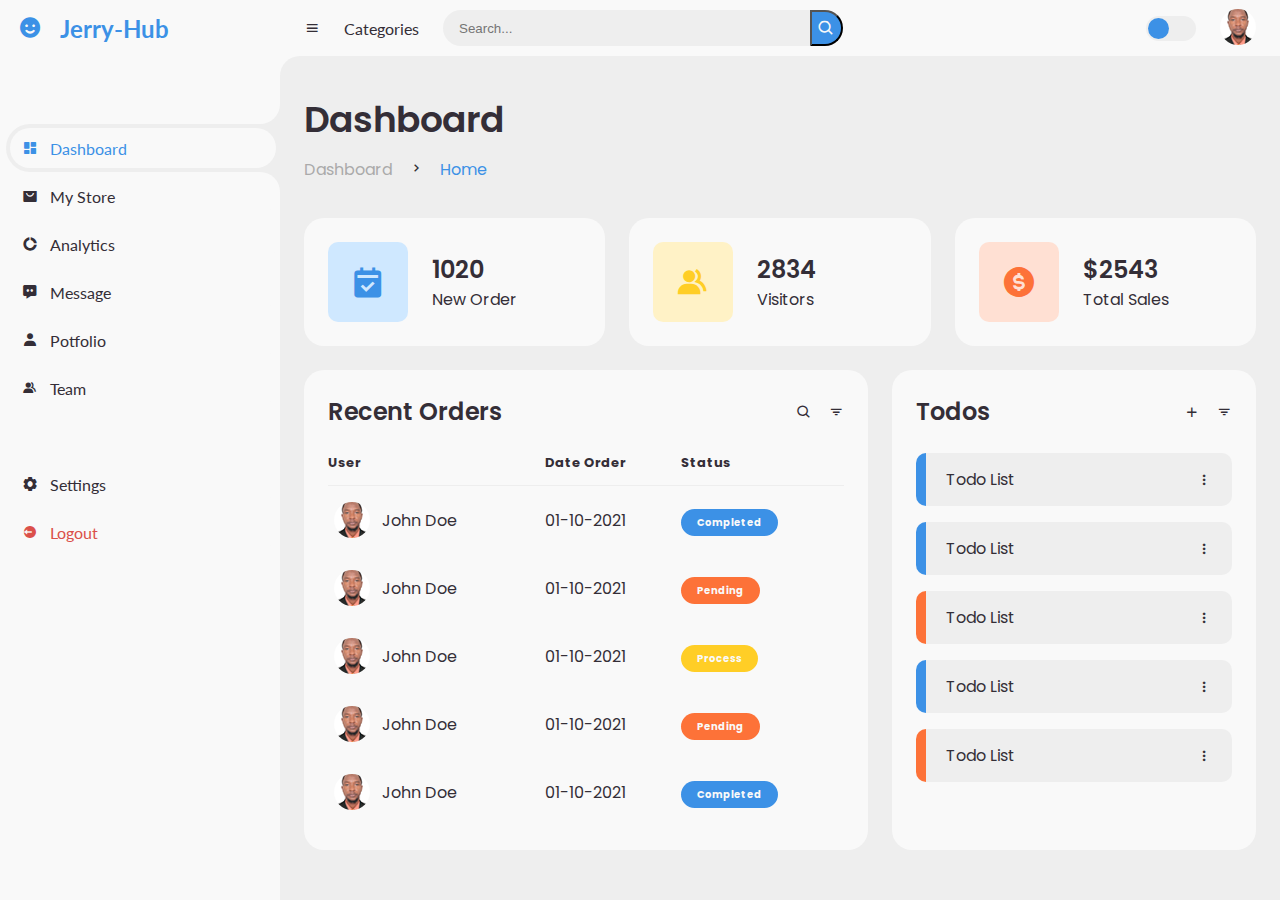
<file: index.html>
<!DOCTYPE html>
<html lang="en">
<head>
	<meta charset="UTF-8">
	<meta name="viewport" content="width=device-width, initial-scale=1.0">

	<!-- Boxicons -->
	<link href='https://unpkg.com/boxicons@2.0.9/css/boxicons.min.css' rel='stylesheet'>
	<!-- My CSS -->
	<link rel="stylesheet" href="css/style.css">

	<title>Jerry-Hub</title>
</head>
<body>


	<!-- SIDEBAR -->
	<section id="sidebar">
		<a href="index.html" class="brand">
			<i class='bx bxs-smile'></i>
			<span class="text">Jerry-Hub</span>
		</a>
		<ul class="side-menu top">
			<li class="active">
				<a href="index.html">
					<i class='bx bxs-dashboard' ></i>
					<span class="text">Dashboard</span>
				</a>
			</li>
			<li>
				<a href="store.html">
					<i class='bx bxs-shopping-bag-alt' ></i>
					<span class="text">My Store</span>
				</a>
			</li>
			<li>
				<a href="#">
					<i class='bx bxs-doughnut-chart' ></i>
					<span class="text">Analytics</span>
				</a>
			</li>
			<li>
				<a href="#">
					<i class='bx bxs-message-dots' ></i>
					<span class="text">Message</span>
				</a>
			</li>
			<li>
				<a href="minipotfo.html">
					<i class='bx bxs-user' ></i>
					<span class="text">Potfolio</span>
				</a>
			</li>
			<li>
				<a href="#">
					<i class='bx bxs-group' ></i>
					<span class="text">Team</span>
				</a>
			</li>
		</ul>
		<ul class="side-menu">
			<li>
				<a href="#">
					<i class='bx bxs-cog' ></i>
					<span class="text">Settings</span>
				</a>
			</li>
			<li>
				<a href="#" class="logout">
					<i class='bx bxs-log-out-circle' ></i>
					<span class="text">Logout</span>
				</a>
			</li>
		</ul>
	</section>
	<!-- SIDEBAR -->



	<!-- CONTENT -->
	<section id="content">
		<!-- NAVBAR -->
		<nav>
			<i class='bx bx-menu' ></i>
			<a href="#" class="nav-link">Categories</a>
			<form action="#">
				<div class="form-input">
					<input type="search" placeholder="Search...">
					<button type="submit" class="search-btn"><i class='bx bx-search' ></i></button>
				</div>
			</form>
			<input type="checkbox" id="switch-mode" hidden>
			<label for="switch-mode" class="switch-mode"></label>
			<a href="#" class="profile">
				<img src="img/people.png">
			</a>
		</nav>
		<!-- NAVBAR -->

		<!-- MAIN -->
		<main>
			<div class="head-title">
				<div class="left">
					<h1>Dashboard</h1>
					<ul class="breadcrumb">
						<li>
							<a href="index.html">Dashboard</a>
						</li>
						<li><i class='bx bx-chevron-right' ></i></li>
						<li>
							<a class="active" href="index.html">Home</a>
						</li>
					</ul>
				</div>
			</div>

			<ul class="box-info">
				<li>
					<i class='bx bxs-calendar-check' ></i>
					<span class="text">
						<h3>1020</h3>
						<p>New Order</p>
					</span>
				</li>
				<li>
					<i class='bx bxs-group' ></i>
					<span class="text">
						<h3>2834</h3>
						<p>Visitors</p>
					</span>
				</li>
				<li>
					<i class='bx bxs-dollar-circle' ></i>
					<span class="text">
						<h3>$2543</h3>
						<p>Total Sales</p>
					</span>
				</li>
			</ul>


			<div class="table-data">
				<div class="order">
					<div class="head">
						<h3>Recent Orders</h3>
						<i class='bx bx-search' ></i>
						<i class='bx bx-filter' ></i>
					</div>
					<table>
						<thead>
							<tr>
								<th>User</th>
								<th>Date Order</th>
								<th>Status</th>
							</tr>
						</thead>
						<tbody>
							<tr>
								<td>
									<img src="img/people.png">
									<p>John Doe</p>
								</td>
								<td>01-10-2021</td>
								<td><span class="status completed">Completed</span></td>
							</tr>
							<tr>
								<td>
									<img src="img/people.png">
									<p>John Doe</p>
								</td>
								<td>01-10-2021</td>
								<td><span class="status pending">Pending</span></td>
							</tr>
							<tr>
								<td>
									<img src="img/people.png">
									<p>John Doe</p>
								</td>
								<td>01-10-2021</td>
								<td><span class="status process">Process</span></td>
							</tr>
							<tr>
								<td>
									<img src="img/people.png">
									<p>John Doe</p>
								</td>
								<td>01-10-2021</td>
								<td><span class="status pending">Pending</span></td>
							</tr>
							<tr>
								<td>
									<img src="img/people.png">
									<p>John Doe</p>
								</td>
								<td>01-10-2021</td>
								<td><span class="status completed">Completed</span></td>
							</tr>
						</tbody>
					</table>
				</div>
				<div class="todo">
					<div class="head">
						<h3>Todos</h3>
						<i class='bx bx-plus' ></i>
						<i class='bx bx-filter' ></i>
					</div>
					<ul class="todo-list">
						<li class="completed">
							<p>Todo List</p>
							<i class='bx bx-dots-vertical-rounded' ></i>
						</li>
						<li class="completed">
							<p>Todo List</p>
							<i class='bx bx-dots-vertical-rounded' ></i>
						</li>
						<li class="not-completed">
							<p>Todo List</p>
							<i class='bx bx-dots-vertical-rounded' ></i>
						</li>
						<li class="completed">
							<p>Todo List</p>
							<i class='bx bx-dots-vertical-rounded' ></i>
						</li>
						<li class="not-completed">
							<p>Todo List</p>
							<i class='bx bx-dots-vertical-rounded' ></i>
						</li>
					</ul>
				</div>
			</div>
		</main>
		<!-- MAIN -->
	</section>
	<!-- CONTENT -->
	

	<script src="js/script.js"></script>
</body>
</html>
</file>
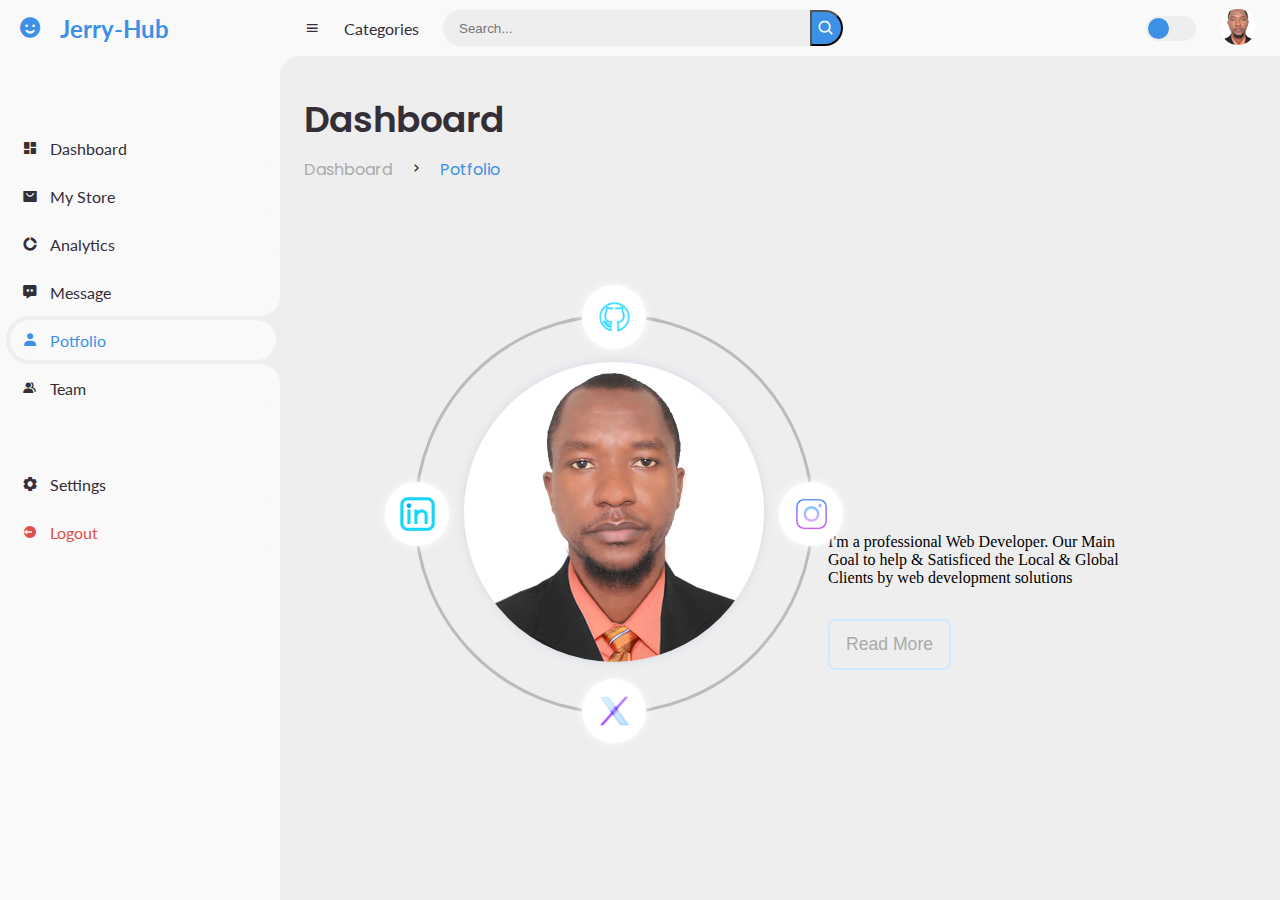
<file: minipotfo.html>
<!DOCTYPE html>
<html lang="en">
<head>
	<meta charset="UTF-8">
	<meta name="viewport" content="width=device-width, initial-scale=1.0">

	<!-- Boxicons -->
	<link href='https://unpkg.com/boxicons@2.0.9/css/boxicons.min.css' rel='stylesheet'>
	<!-- My CSS -->
	<link rel="stylesheet" href="css/style.css">

	<title>Jerry-Hub</title>
</head>
<body>

 
	<!-- SIDEBAR -->
	<section id="sidebar">
		<a href="index.html" class="brand">
			<i class='bx bxs-smile'></i>
			<span class="text">Jerry-Hub</span>
		</a>
		<ul class="side-menu top">
			<li class="">
				<a href="index.html">
					<i class='bx bxs-dashboard' ></i>
					<span class="text">Dashboard</span>
				</a>
			</li>
			<li>
				<a href="#">
					<i class='bx bxs-shopping-bag-alt' ></i>
					<span class="text">My Store</span>
				</a>
			</li>
			<li>
				<a href="#">
					<i class='bx bxs-doughnut-chart' ></i>
					<span class="text">Analytics</span>
				</a>
			</li>
			<li>
				<a href="#">
					<i class='bx bxs-message-dots' ></i>
					<span class="text">Message</span>
				</a>
			</li>
			<li class="active">
				<a href="minipotfo.html">
					<i class='bx bxs-user' ></i>
					<span class="text">Potfolio</span>
				</a>
			</li>
			<li>
				<a href="#">
					<i class='bx bxs-group' ></i>
					<span class="text">Team</span>
				</a>
			</li>
		</ul>
		<ul class="side-menu">
			<li>
				<a href="#">
					<i class='bx bxs-cog' ></i>
					<span class="text">Settings</span>
				</a>
			</li>
			<li>
				<a href="#" class="logout">
					<i class='bx bxs-log-out-circle' ></i>
					<span class="text">Logout</span>
				</a>
			</li>
		</ul>
	</section> 
	<!-- SIDEBAR -->



	<!-- CONTENT -->
	<section id="content">
		<!-- NAVBAR -->
		<nav>
			<i class='bx bx-menu' ></i>
			<a href="#" class="nav-link">Categories</a>
			<form action="#">
				<div class="form-input">
					<input type="search" placeholder="Search...">
					<button type="submit" class="search-btn"><i class='bx bx-search' ></i></button>
				</div>
			</form>
			<input type="checkbox" id="switch-mode" hidden>
			<label for="switch-mode" class="switch-mode"></label>
			<a href="#" class="profile">
				<img src="img/people.png">
			</a>
		</nav>
		<!-- NAVBAR -->

		<!-- MAIN -->
		<main>
			<div class="head-title">
				<div class="left">
					<h1>Dashboard</h1>
					<ul class="breadcrumb">
						<li>
							<a href="index.html">Dashboard</a>
						</li>
						<li><i class='bx bx-chevron-right' ></i></li>
						<li>
							<a class="active" href="minipotfo.html">Potfolio</a>
						</li>
					</ul>
				</div>
                <!--
				<a href="#" class="btn-download">
					<i class='bx bxs-cloud-download' ></i>
					<span class="text">Download PDF</span>
				</a>
                -->
			</div>
		</main>
		<!-- Potfolio -->
        <section class="container-1">
            <div class="main-1">
                <div class="rounding-sec">
                    <div class="big-circle">
                        <div class="icon-block">
                            <img src="img/github.png"
                                alt="github" />
                        </div>
                        <div class="icon-block">
                           <img src="img/instagram.png"
                                alt="instagram" />
                        </div>
                        <div class="icon-block">
                            <img src="img/twitterx.png"
                                alt="twitterX" />
                        </div>
                        <div class="icon-block">
                            <img src="img/linkedin.png" alt="linkedin" />
                        </div>
                    </div>
                    <div class="images">
                        <img src="img/photo.JPG" alt="" class="img-w">
                    </div>
                </div>
                <div class="detail">
                    <h3>Hi, I'm</h3>
                    <h1><span style="color:#3C91E6;">Jerry</span> Fenelus</h1>
                    <p>I'm a professional Web Developer. Our Main Goal to help & Satisficed the Local & Global Clients by web development solutions</p>
                <button href="#">Read More</button>
                </div>
            </div>
        </section>
	</section>
	<!-- CONTENT -->
	

	<script src="js/script.js"></script>
</body>
</html>
</file>
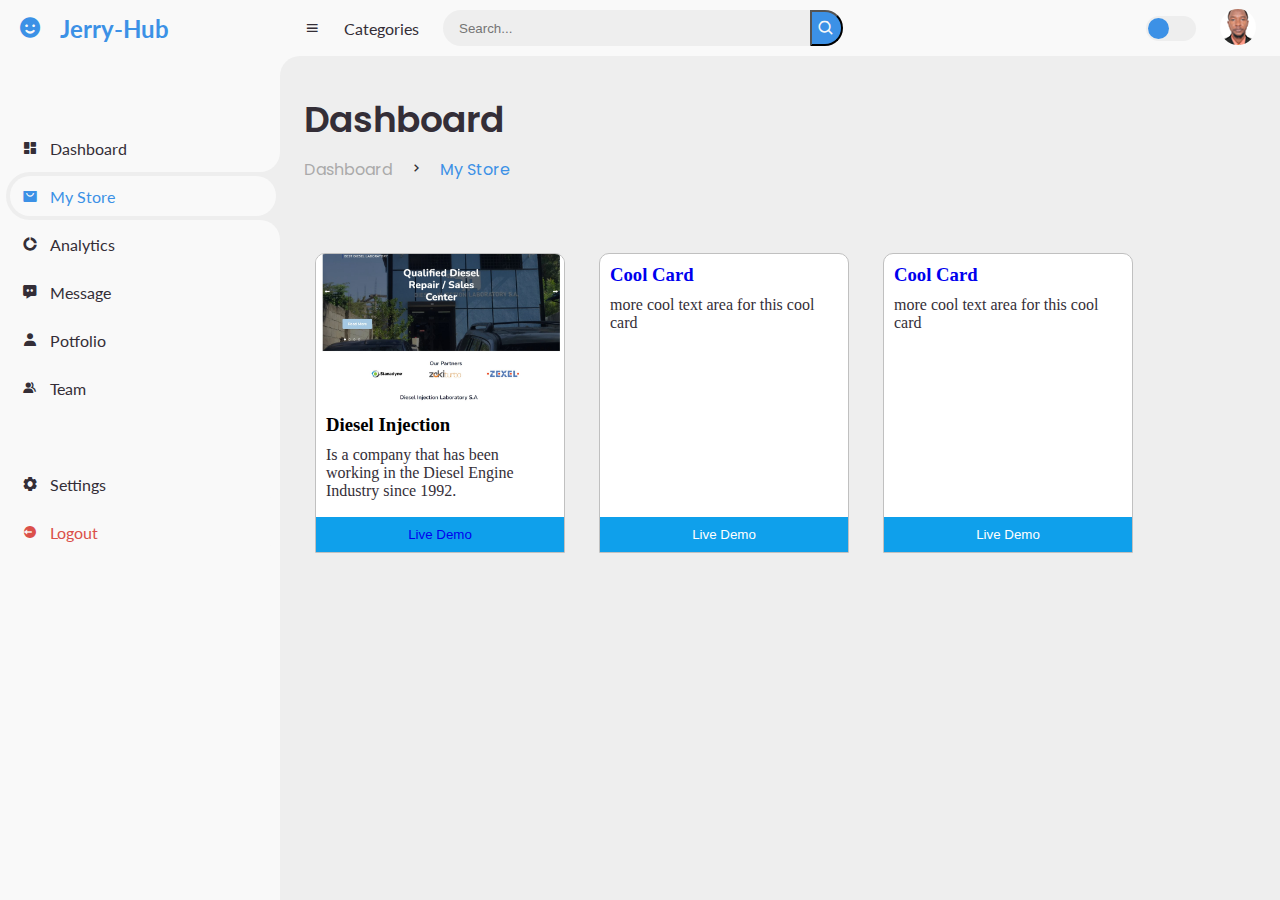
<file: store.html>
<!DOCTYPE html>
<html lang="en">
<head>
	<meta charset="UTF-8">
	<meta name="viewport" content="width=device-width, initial-scale=1.0">

	<!-- Boxicons -->
	<link href='https://unpkg.com/boxicons@2.0.9/css/boxicons.min.css' rel='stylesheet'>
	<!-- My CSS -->
	<link rel="stylesheet" href="css/style.css">

	<title>Jerry-Hub</title>
</head>
<body>

 
	<!-- SIDEBAR -->
	<section id="sidebar">
		<a href="index.html" class="brand">
			<i class='bx bxs-smile'></i>
			<span class="text">Jerry-Hub</span>
		</a>
		<ul class="side-menu top">
			<li class="">
				<a href="index.html">
					<i class='bx bxs-dashboard' ></i>
					<span class="text">Dashboard</span>
				</a>
			</li>
			<li class="active">
				<a href="store.html">
					<i class='bx bxs-shopping-bag-alt' ></i>
					<span class="text">My Store</span>
				</a>
			</li>
			<li>
				<a href="#">
					<i class='bx bxs-doughnut-chart' ></i>
					<span class="text">Analytics</span>
				</a>
			</li>
			<li>
				<a href="#">
					<i class='bx bxs-message-dots' ></i>
					<span class="text">Message</span>
				</a>
			</li>
			<li>
				<a href="minipotfo.html">
					<i class='bx bxs-user' ></i>
					<span class="text">Potfolio</span>
				</a>
			</li>
			<li>
				<a href="#">
					<i class='bx bxs-group' ></i>
					<span class="text">Team</span>
				</a>
			</li>
		</ul>
		<ul class="side-menu">
			<li>
				<a href="#">
					<i class='bx bxs-cog' ></i>
					<span class="text">Settings</span>
				</a>
			</li>
			<li>
				<a href="#" class="logout">
					<i class='bx bxs-log-out-circle' ></i>
					<span class="text">Logout</span>
				</a>
			</li>
		</ul>
	</section> 
	<!-- SIDEBAR -->



	<!-- CONTENT -->
	<section id="content">
		<!-- NAVBAR -->
		<nav>
			<i class='bx bx-menu' ></i>
			<a href="#" class="nav-link">Categories</a>
			<form action="#">
				<div class="form-input">
					<input type="search" placeholder="Search...">
					<button type="submit" class="search-btn"><i class='bx bx-search' ></i></button>
				</div>
			</form>
			<input type="checkbox" id="switch-mode" hidden>
			<label for="switch-mode" class="switch-mode"></label>
			<a href="#" class="profile">
				<img src="img/people.png">
			</a>
		</nav>
		<!-- NAVBAR -->

		<!-- MAIN -->
		<main>
			<div class="head-title">
				<div class="left">
					<h1>Dashboard</h1>
					<ul class="breadcrumb">
						<li>
							<a href="index.html">Dashboard</a>
						</li>
						<li><i class='bx bx-chevron-right' ></i></li>
						<li>
							<a class="active" href="store.html">My Store</a>
						</li>
					</ul>
				</div>
                <!--
				<a href="#" class="btn-download">
					<i class='bx bxs-cloud-download' ></i>
					<span class="text">Download PDF</span>
				</a>
                -->
			</div>
		</main>

		<!-- Store -->
		<section id="card-view">
					
			<article>
				<div class="card-image_1"></div>
					<div class="card-text">
						<h3>Diesel Injection</h3>
						<p>Is a company that has been working in the Diesel 
                           Engine Industry since 1992.</p>
					</div>
				<button>
                    <a href="https://www.dieselinjectionlaboratory.com/"  target="_blank">
                    Live Demo
                </button>
			</article>
					
			<article>
				<div class="card-image_2"></div>
					<div class="card-text">
						<h3>Cool Card</h3>
						<p>more cool text area for this cool card</p>
					</div>
				<button>Live Demo</button>
			</article>

			<article>
				<div class="card-imag_3"></div>
					<div class="card-text">
						<h3>Cool Card</h3>
						<p>more cool text area for this cool card</p>
					</div>
				<button>Live Demo</button>
			</article>	

		</section>
        <!-- End -->
	</section>
	<!-- CONTENT -->
	

	<script src="js/script.js"></script>
</body>
</html>
</file>
<file: css/style.css>
@import url('https://fonts.googleapis.com/css2?family=Lato:wght@400;700&family=Poppins:wght@400;500;600;700&display=swap');

* {
    margin: 0;
    padding: 0;
    box-sizing: border-box;
}

a {
    text-decoration: none;
}

li {
    list-style: none;
}

:root {
    --poppins: 'Poppins', sans-serif;
    --lato: 'Lato', sans-serif;

    --light: #F9F9F9;
	--blue: #3C91E6;
	--light-blue: #CFE8FF;
	--grey: #eee;
	--dark-grey: #AAAAAA;
	--dark: #342E37;
	--red: #DB504A;
	--yellow: #FFCE26;
	--light-yellow: #FFF2C6;
	--orange: #FD7238;
	--light-orange: #FFE0D3;
}

html {
    overflow-x: hidden;
}

body.dark {
    --light: #0c0c1E;
    --grey: #060714;
    --dark: #FBFBFB;
}

body {
    background: var(--grey);
    overflow-x: hidden;
}



/* SideBar */
#sidebar {
    position: fixed;
    top: 0;
    left: 0;
    width: 280px;
    height: 100%;
    background: var(--light);
    z-index: 2000;
    font-family: var(--lato);
    transition: .3s ease;
    overflow-x: hidden;
    scrollbar-width: none;
}

#sidebar::-webkit-scrollbar {
    display: none;
}

#sidebar.hide {
    width: 60px;
}

#sidebar .brand {
    font-size: 24px;
    font-weight: 700;
    height: 56px;
    display: flex;
    align-items: center;
    color: var(--blue);
    position: sticky;
    top: 0;
    left: 0;
    background: var(--light);
    z-index: 500;
    padding-bottom: 20px;
    box-sizing: content-box;
}

#sidebar .brand .bx {
    min-width: 60px;
    display: flex;
    justify-content: center;
}

#sidebar .side-menu {
    width: 100%;
    margin-top: 48px;
}

#sidebar .side-menu li {
    height: 48px;
    background: transparent;
    margin-left: 6px;
    border-radius: 48px 0 0 48px;
    padding: 4px;
}

#sidebar .side-menu li.active {
    background: var(--grey);
    position: relative;
}

#sidebar .side-menu li.active::before {
    content: '';
    position: absolute;
    width: 40px;
    height: 40px;
    border-radius: 50%;
    top: -40px;
    right: 0;
    box-shadow: 20px 20px 0 var(--grey);
    z-index: -1;
}

#sidebar .side-menu li.active::after {
    content: '';
    position: absolute;
    width: 40px;
    height: 40px;
    border-radius: 50%;
    bottom: -40px;
    right: 0;
    box-shadow: 20px -20px 0 var(--grey);
    z-index: -1;
}

#sidebar .side-menu li a {
    width: 100%;
    height: 100%;
    background: var(--light);
    display: flex;
    align-items: center;
    border-radius: 48px;
    font-size: 16px;
    color: var(--dark);
    white-space:  nowrap;
    overflow-x: hidden;
}

#sidebar .side-menu.top li.active a {
    color: var(--blue);
}

#sidebar.hide .side-menu li a {
    width: calc(48px - (4px * 2));
    transition: width .3s ease;
}

#sidebar .side-menu li a.logout {
    color: var(--red);
}

#sidebar .side-menu.top li a:hover {
    color: var(--blue);
}

#sidebar .side-menu li a .bx {
    min-width: calc(60px - ((4px + 6px) * 2));
    display: flex;
    justify-content: center;
}


/* Content */
#content {
    position: relative;
    width: calc(100% - 280px);
    left: 280px;
    transition: .3s ease;
}

#sidebar.hide  ~ #content {
    width: calc(100% - 60px);
    left: 60px;
}


/* Navbar */
#content nav {
    height: 56px;
    background: var(--light);
    padding: 0 24px;
    display: flex;
    align-items: center;
    grid-gap: 24px;
    font-family: var(--lato);
    position: sticky;
    top: 0;
    left: 0;
    z-index: 1000;
}

#content nav::before {
    content: '';
    position: absolute;
    width: 40px;
    height: 40px;
    bottom: -40px;
    left: 0;
    border-radius: 50%;
    box-shadow: -20px -20px 0 var(--light);
}

#content nav a {
    color: var(--dark);
}

#content nav .bx.bx-menu {
    cursor: pointer;
    color: var(--dark);
}

#content nav .nav-link {
    font-size: 16px;
    transition: .3s ease;
}

#content nav .nav-link:hover {
    color: var(--blue);
}

#content nav form {
    max-width: 400px;
    width: 100%;
    margin-right: auto;
}

#content nav form .form-input {
    display: flex;
    align-items: center;
    height: 36px;
}

#content nav form .form-input input {
    flex-grow: 1;
    padding: 0 16px;
    height: 100%;
    border: none;
    background: var(--grey);
    border-radius: 36px 0 0 36px;
    outline: none;
    width: 100%;
    color: var(--dark);
}

#content nav form .form-input button {
    width: 36px;
    height: 100%;
    display: flex;
    justify-content: center;
    align-items: center;
    background: var(--blue);
    color: var(--light);
    font-size: 18px;
    border-radius: 0 36px 36px 0;
    cursor: pointer;
}

#content nav .profile img {
    width: 36px;
    height: 36px;
    object-fit: cover;
    border-radius: 50%;
}

#content nav .switch-mode {
    display: block;
    min-width: 50px;
    height: 25px;
    border-radius: 25px;
    background: var(--grey);
    cursor: pointer;
    position: relative;
}

#content nav .switch-mode::before {
    content: '';
    position: absolute;
    top: 2px;
    left: 2px;
    bottom: 2px;
    width: calc(25px - 4px);
    background: var(--blue);
    border-radius: 50%;
    transition: all .3s ease;
}

#content nav #switch-mode:checked + .switch-mode::before {
    left: calc(100% - (25px - 4px) - 2px);
}


/* Main */
#content main {
	width: 100%;
	padding: 36px 24px;
	font-family: var(--poppins);
	max-height: calc(100vh - 56px);
	overflow-y: auto;
}

#content main .head-title {
	display: flex;
	align-items: center;
	justify-content: space-between;
	grid-gap: 16px;
	flex-wrap: wrap;
}

#content main .head-title .left h1 {
	font-size: 36px;
	font-weight: 600;
	margin-bottom: 10px;
	color: var(--dark);
}

#content main .head-title .left .breadcrumb {
	display: flex;
	align-items: center;
	grid-gap: 16px;
}

#content main .head-title .left .breadcrumb li {
    color: var(--dark);
}

#content main .head-title .left .breadcrumb li a {
	color: var(--dark-grey);
	pointer-events: none;
}

#content main .head-title .left .breadcrumb li a.active {
	color: var(--blue);
	pointer-events: unset;
}

#content main .box-info {
	display: grid;
	grid-template-columns: repeat(auto-fit, minmax(240px, 1fr));
	grid-gap: 24px;
	margin-top: 36px;
}

#content main .box-info li {
	padding: 24px;
	background: var(--light);
	border-radius: 20px;
	display: flex;
	align-items: center;
	grid-gap: 24px;
}

#content main .box-info li .bx {
	width: 80px;
	height: 80px;
	border-radius: 10px;
	font-size: 36px;
	display: flex;
	justify-content: center;
	align-items: center;
}

#content main .box-info li:nth-child(1) .bx {
	background: var(--light-blue);
	color: var(--blue);
}

#content main .box-info li:nth-child(2) .bx {
	background: var(--light-yellow);
	color: var(--yellow);
}

#content main .box-info li:nth-child(3) .bx {
	background: var(--light-orange);
	color: var(--orange);
}

#content main .box-info li .text h3 {
	font-size: 24px;
	font-weight: 600;
	color: var(--dark);
}

#content main .box-info li .text p {
	color: var(--dark);	
}

#content main .table-data {
	display: flex;
	flex-wrap: wrap;
	grid-gap: 24px;
	margin-top: 24px;
	width: 100%;
	color: var(--dark);
}

#content main .table-data > div {
	border-radius: 20px;
	background: var(--light);
	padding: 24px;
	overflow-x: auto;
}

#content main .table-data .head {
	display: flex;
	align-items: center;
	grid-gap: 16px;
	margin-bottom: 24px;
}

#content main .table-data .head h3 {
	margin-right: auto;
	font-size: 24px;
	font-weight: 600;
}

#content main .table-data .head .bx {
	cursor: pointer;
}

#content main .table-data .order {
	flex-grow: 1;
	flex-basis: 500px;
}

#content main .table-data .order table {
	width: 100%;
	border-collapse: collapse;
}

#content main .table-data .order table th {
	padding-bottom: 12px;
	font-size: 13px;
	text-align: left;
	border-bottom: 1px solid var(--grey);
}

#content main .table-data .order table td {
	padding: 16px 0;
}

#content main .table-data .order table tr td:first-child {
	display: flex;
	align-items: center;
	grid-gap: 12px;
	padding-left: 6px;
}

#content main .table-data .order table td img {
	width: 36px;
	height: 36px;
	border-radius: 50%;
	object-fit: cover;
}

#content main .table-data .order table tbody tr:hover {
	background: var(--grey);
}

#content main .table-data .order table tr td .status {
	font-size: 10px;
	padding: 6px 16px;
	color: var(--light);
	border-radius: 20px;
	font-weight: 700;
}

#content main .table-data .order table tr td .status.completed {
	background: var(--blue);
}

#content main .table-data .order table tr td .status.process {
	background: var(--yellow);
}

#content main .table-data .order table tr td .status.pending {
	background: var(--orange);
}

#content main .table-data .todo {
	flex-grow: 1;
	flex-basis: 300px;
}

#content main .table-data .todo .todo-list {
	width: 100%;
}

#content main .table-data .todo .todo-list li {
	width: 100%;
	margin-bottom: 16px;
	background: var(--grey);
	border-radius: 10px;
	padding: 14px 20px;
	display: flex;
	justify-content: space-between;
	align-items: center;
}

#content main .table-data .todo .todo-list li .bx {
	cursor: pointer;
}

#content main .table-data .todo .todo-list li.completed {
	border-left: 10px solid var(--blue);
}

#content main .table-data .todo .todo-list li.not-completed {
	border-left: 10px solid var(--orange);
}

#content main .table-data .todo .todo-list li:last-child {
	margin-bottom: 0;
}


/* Potfolio */
.container-1 {
    padding: 0 8.4rem;
}

.img-w {
    width: 100%;
    height: auto;
}

.main-1 {
    padding: 6rem 0;
    display: grid;
    grid-template-columns: repeat(auto-fit, minmax(277px, 1fr));
    row-gap: 2rem;
    column-gap: 6rem;
    align-items: center;
}

.main-1 h3 {
    color: #fff;
    font-size: 1.5rem;
    opacity: 0;
    animation: topSideAni 1s ease forwards;
}

.main-1 h1 {
    color: #fff;
    font-size: 4rem;
    font-weight: 600;
    opacity: 0;
    animation: leftSideAni 1s ease forwards;
    animation-delay: 1s;
}

.main-1 button {
    background-color: transparent;
    color: var(--dark-grey);
    border: 2px solid var(--light-blue);
    padding: 0.8rem 1rem;
    font-size: 1.1rem;
    border-radius: 7px;
    margin-top: 2rem;
    cursor: pointer;
}

.images {
    margin-left: auto;
    width: 300px;
} 

.images img {
    border-radius: 50%;
    box-shadow: 0 0 10px #D1D9E6;
}

.main {
    position: relative;
}

.big-circle {
    height: 100%;
    width: 100%;
    position: relative;
    border: 3px solid #bbbbbb;
    border-radius: 50%;
    display: flex;
    display: -webkit-flex;
    align-items: center;
    -webkit-align-items: center;
    justify-content: center;
    -webkit-justify-content: center;
    animation: Rotate 20s linear infinite;
    -webkit-animation: Rotate 20s linear infinite;
}

.icon-block {
    width: 64px;
    height: 64px;
    position: absolute;
    border-radius: 50%;
    display: flex;
    display: -webkit-flex;
    align-items: center;
    -webkit-align-items: center;
    justify-content: center;
    -webkit-justify-content: center;
    background-color: #fff;
    box-shadow: 0 0 10px #fff;
}

.icon-block img {
    margin: 0px auto;
    width: 60%;
    animation: Rotate-reverse 20s linear infinite;
    -webkit-animation: Rotate-reverse 20s linear infinite;
}

.icon-block:first-child {
    top: 0;
    left: 50%;
    transform: translate(-50%, -50%);
    -webkit-transform: translate(-50%, -50%);
}

.icon-block:nth-child(2) {
    top: 50%;
    right: 0;
    transform: translate(50%, -50%);
    -webkit-transform: translate(50%, -50%);
}

.icon-block:nth-child(3) {
    bottom: 0;
    left: 50%;
    transform: translate(-50%, 50%);
    -webkit-transform: translate(-50%, 50%);
}

.icon-block:nth-child(4) {
    top: 50%;
    left: 0;
    transform: translate(-50%, -50%);
    -webkit-transform: translate(-50%, -50%);
}

.rounding-sec {
    position: relative;
    height: 400px;
    width: 400px;
}

.images {
    position: absolute;
    top: 50%;
    left: 50%;
    transform: translate(-50%, -50%);
    -webkit-transform: translate(-50%, -50%);
}

  /* keyframe animation */
  
  @keyframes Rotate {
    from {
      transform: rotate(0deg);
    }
    to {
      transform: rotate(360deg);
    }
  }

  @-webkit-keyframes Rotate {
    from {
      -webkit-transform: rotate(0deg);
    }
    to {
      -webkit-transform: rotate(360deg);
    }
  }

  @keyframes Rotate-reverse {
    from {
      transform: rotate(360deg);
    }
    to {
      transform: rotate(0deg);
    }
  }

  @-webkit-keyframes Rotate-reverse {
    from {
      -webkit-transform: rotate(360deg);
    }
    to {
      -webkit-transform: rotate(0deg);
    }
  }

  /* Animation */
@keyframes leftSideAni {
    0% {
        transform: translateX(-100px);
        opacity: 0;
    }
    100% {
        transform: translateX(0);
        opacity: 1;
    }
}
@keyframes navani {
    0% {
        transform: translateY(100px);
        opacity: 0;
    }
    100% {
        transform: translateY(0);
        opacity: 1;
    }
}
@keyframes topSideAni {
    0% {
        transform: translateY(-100px);
        opacity: 0;
    }
    100% {
        transform: translateY(0);
        opacity: 1;
    }
}
/* End */

/* Store */
#card-view {
    padding: 20px;
}

#card-view h3 {
    margin-top: 10px;
}

#card-view p {
    margin-top: 10px;
    font-weight: 100;
    color: #342E37;
}

#card-view article {
    position: relative;
    display: inline-block;
    width: 250px;
    height: 300px;
    background: white;
    border: 1px solid silver;
    margin: 15px;
    border-radius: 10px 10px 0 0;
    overflow: hidden;
    transition: transform 0.5s;
    -webkit-transition: transform 0.5s;
}

#card-view article:hover {
    transform: scale(1.1);
    -webkit-transform: scale(1.1);
}

#card-view article .card-image_1 {
    width: 100%;
    height: 150px;
    background-color: #858e99;
    background-image: url('/img/Web_1.jpeg');
    background-position: center;
    background-size: cover;
}

#card-view article .card-text {
    padding: 0px 10px;
}

#card-view article button {
    background: #0fa0eb;
    border: 0;
    color: white;
    width: 100%;
    position: absolute;
    bottom: 0;
    padding: 10px 0;
    cursor: pointer;
}

#card-view article button:hover {
    background: #858e99;
}


/* End Store */








/* Queries */
@media screen and (max-width: 768px) {
	#sidebar {
		width: 200px;
	}

	#content {
		width: calc(100% - 60px);
		left: 200px;
	}

	#content nav .nav-link {
		display: none;
	}


    /* Store */
    #card-view {
        padding: 18px;
        margin-left: -10px;
    }
}

@media screen and (max-width: 1024px) {
    #card-view {
    }
}

    /* Potfolio */
    @media screen and (max-width: 1024px) {
        .container-1 {
            padding: 0 4.4rem;
        }
        .main-1 h3 {
            color: #000;
            margin-top: 1rem;
        }
    }
    
    @media screen and (max-width: 990px) {
        .main-1 {
            grid-template-columns: repeat(auto-fit, minmax(420px, 1fr));
        }
        .rounding-sec {
            margin: auto;
        }
    }
    
    @media screen and (max-width: 768px) {
        .container-1 {
            padding: 0 1.6rem;
        }
    }
    
    @media screen and (max-width:600px) {

        .main-1 {
            grid-template-columns: repeat(auto-fit, minmax(266px, 1fr));
            margin-top: 2rem;
            overflow-x: hidden;
        }
        .icon-block {
            width: 50px;
            height: 50px;
        }
        .rounding-sec {
            height: 200px;
            width: 200px;
        }
        .images {
            width: 150px;
        }
    }



@media screen and (max-width: 576px) {
	#content nav form .form-input input {
		display: none;
	}

	#content nav form .form-input button {
		width: auto;
		height: auto;
		background: transparent;
		border-radius: none;
		color: var(--dark);
	}

	#content nav form.show .form-input input {
		display: block;
		width: 100%;
	}

	#content nav form.show .form-input button {
		width: 36px;
		height: 100%;
		border-radius: 0 36px 36px 0;
		color: var(--light);
		background: var(--red);
	}

	#content main .box-info {
		grid-template-columns: 1fr;
	}

	#content main .table-data .head {
		min-width: 420px;
	}

	#content main .table-data .order table {
		min-width: 420px;
	}
    
	#content main .table-data .todo .todo-list {
		min-width: 420px;
	}
}
</file>
